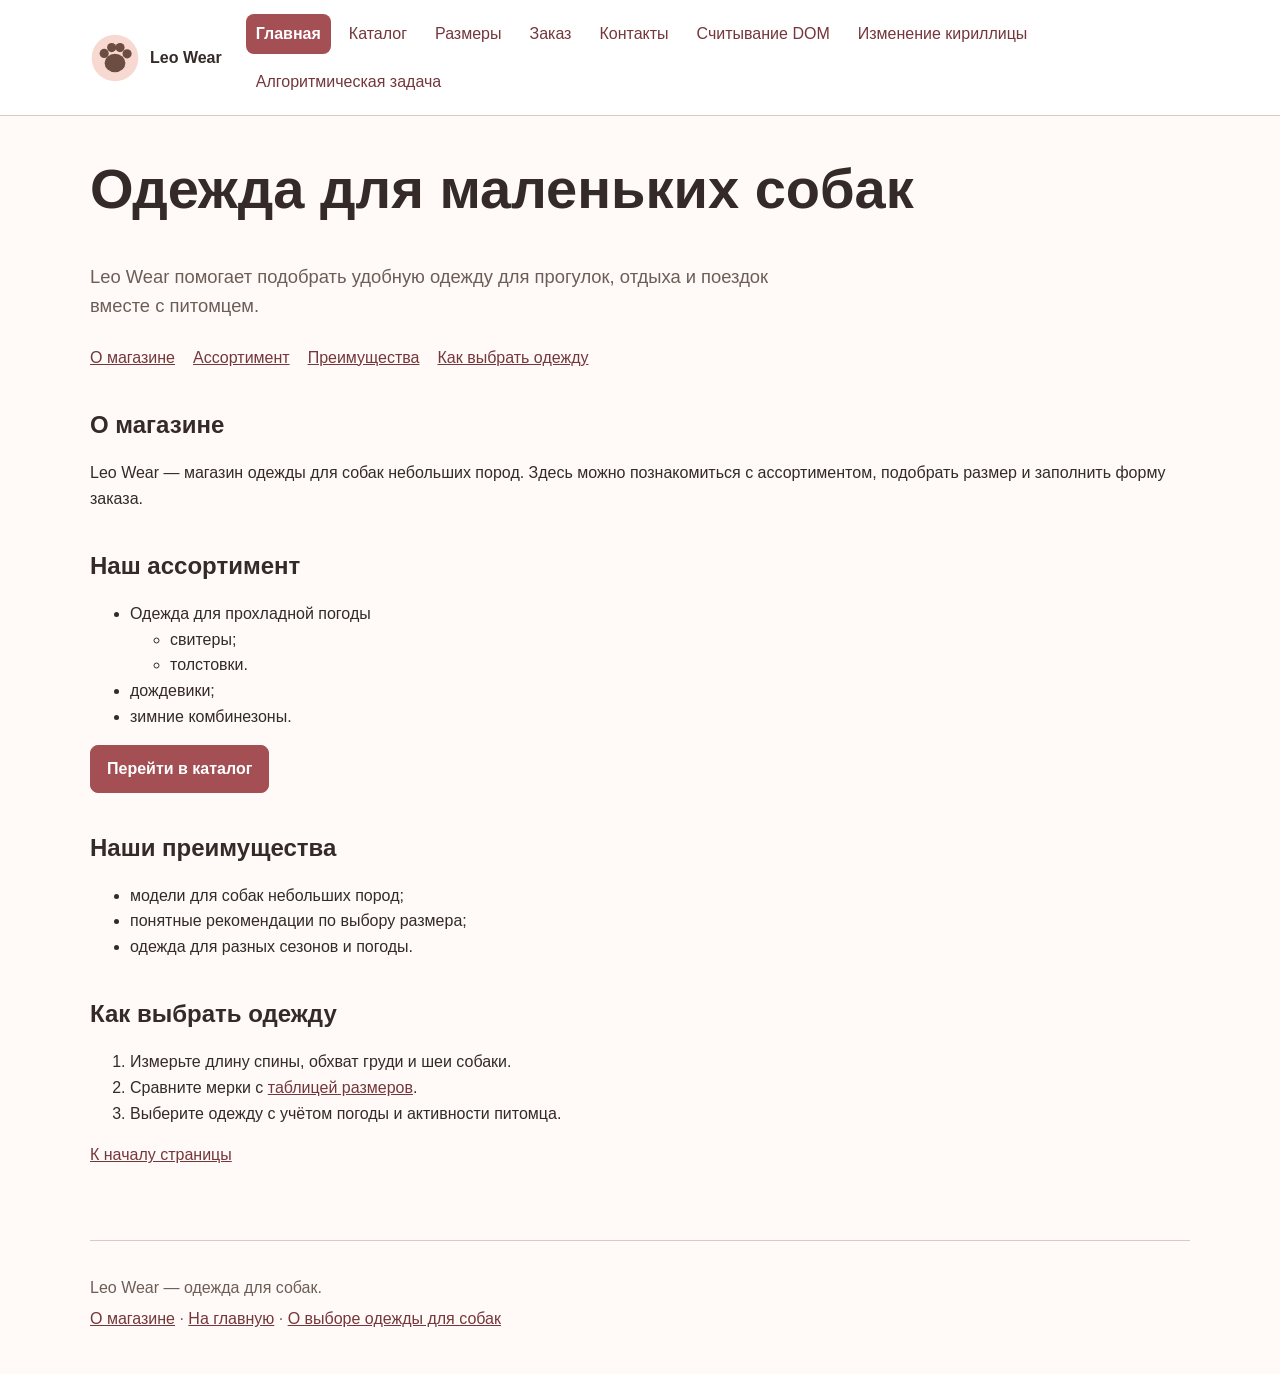
<file: index.html>
<!DOCTYPE html>
<html lang="ru">
<head>
    <meta charset="UTF-8">
    <meta name="viewport" content="width=device-width, initial-scale=1.0">
    <title>Leo Wear — одежда для собак</title>
    <link rel="stylesheet" href="style.css">
    <link rel="icon" href="images/logo.svg" type="image/svg+xml">
</head>
<body>
    <header class="site-header">
        <div class="header-inner">
            <a class="logo-link" href="index.html" aria-label="На главную Leo Wear">
                <img src="images/logo.svg" alt="Логотип Leo Wear">
                <span>Leo Wear</span>
            </a>
            <nav class="main-nav" aria-label="Основная навигация">
                <a href="index.html" aria-current="page">Главная</a>
                <a href="catalog.html">Каталог</a>
                <a href="sizes.html">Размеры</a>
                <a href="order.html">Заказ</a>
                <a href="contacts.html">Контакты</a>
                <a href="passport-dom.html">Считывание DOM</a>
                <a href="passport-latin.html">Изменение кириллицы</a>
                <a href="algorithm.html">Алгоритмическая задача</a>
            </nav>
        </div>
    </header>

    <main id="top">
        <h1>Одежда для маленьких собак</h1>
        <p class="lead">
            Leo Wear помогает подобрать удобную одежду для прогулок, отдыха и поездок
            вместе с питомцем.
        </p>

        <nav class="section-links" aria-label="Разделы главной страницы">
            <a href="#about">О магазине</a>
            <a href="#assortment">Ассортимент</a>
            <a href="#advantages">Преимущества</a>
            <a href="#choice">Как выбрать одежду</a>
        </nav>

        <section id="about">
            <h2>О магазине</h2>
            <p>
                Leo Wear — магазин одежды для собак небольших пород. Здесь можно
                познакомиться с ассортиментом, подобрать размер и заполнить форму заказа.
            </p>
        </section>

        <section id="assortment">
            <h2>Наш ассортимент</h2>
            <ul>
                <li>
                    Одежда для прохладной погоды
                    <ul>
                        <li>свитеры;</li>
                        <li>толстовки.</li>
                    </ul>
                </li>
                <li>дождевики;</li>
                <li>зимние комбинезоны.</li>
            </ul>
            <p><a class="button" href="catalog.html">Перейти в каталог</a></p>
        </section>

        <section id="advantages">
            <h2>Наши преимущества</h2>
            <ul>
                <li>модели для собак небольших пород;</li>
                <li>понятные рекомендации по выбору размера;</li>
                <li>одежда для разных сезонов и погоды.</li>
            </ul>
        </section>

        <section id="choice">
            <h2>Как выбрать одежду</h2>
            <ol>
                <li>Измерьте длину спины, обхват груди и шеи собаки.</li>
                <li>Сравните мерки с <a href="sizes.html#size-table">таблицей размеров</a>.</li>
                <li>Выберите одежду с учётом погоды и активности питомца.</li>
            </ol>
        </section>

        <p><a href="#top">К началу страницы</a></p>
    </main>

    <footer class="site-footer">
        <p>Leo Wear — одежда для собак.</p>
        <nav aria-label="Дополнительная навигация">
            <a href="index.html#about">О магазине</a> ·
            <a href="index.html">На главную</a> ·
            <a href="https://4lapy.ru/journal/info/garderob-dlya-sobaki/" target="_blank" rel="noopener">О выборе одежды для собак</a>
        </nav>
    </footer>
</body>
</html>
</file>
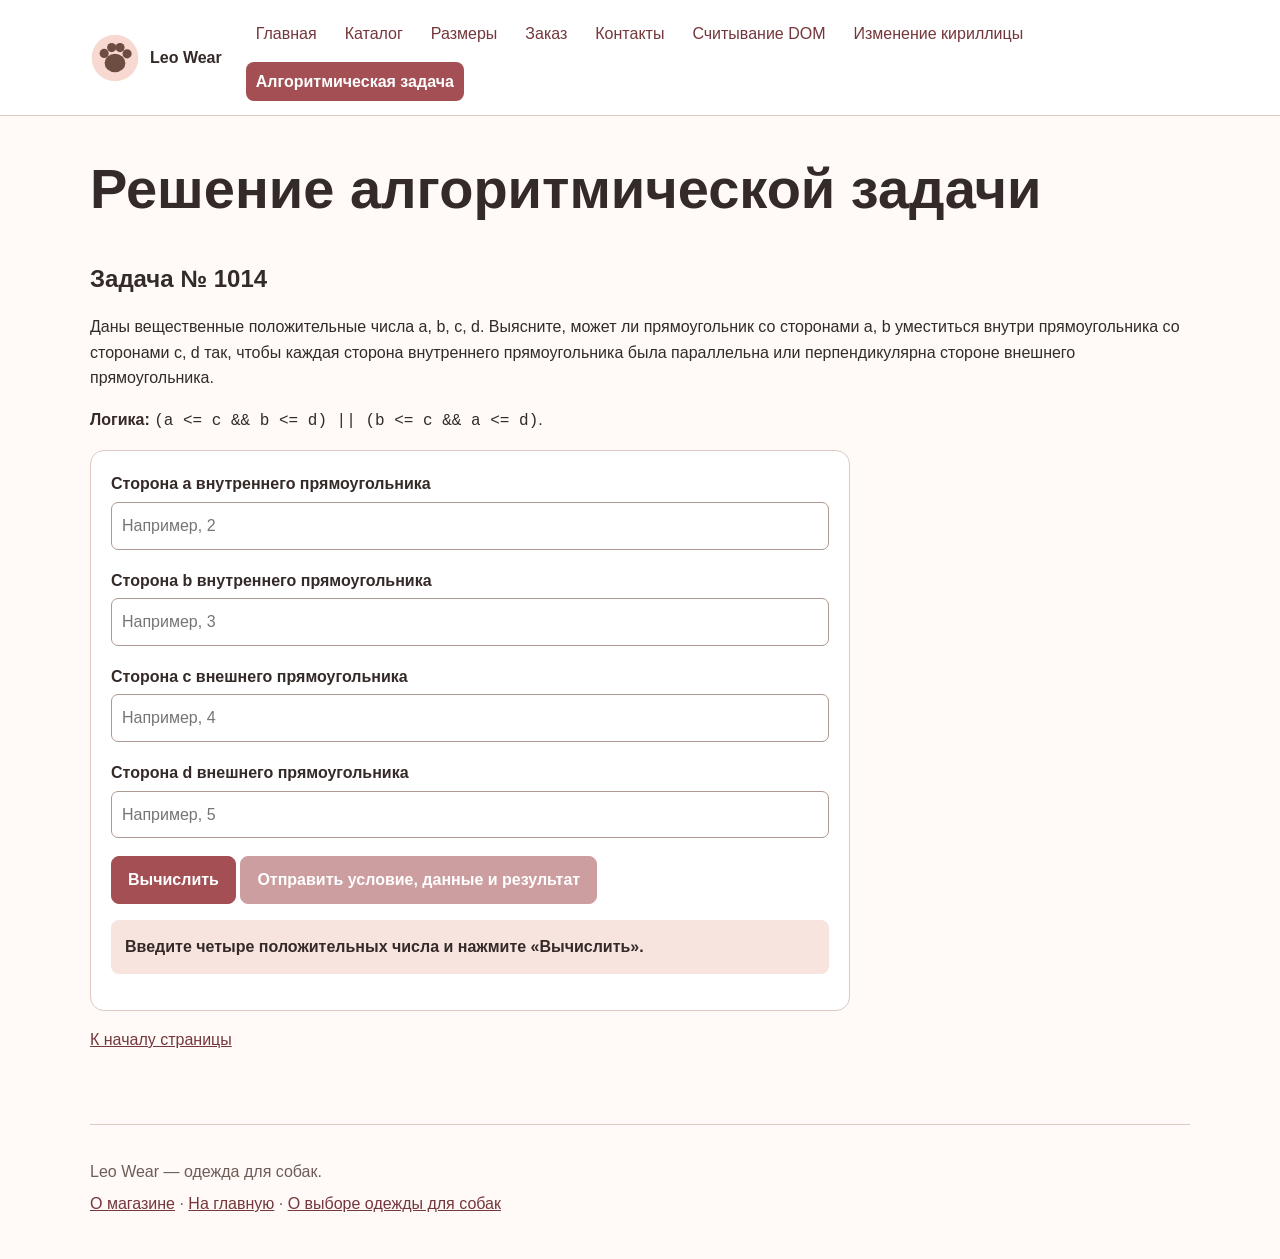
<file: algorithm.html>
<!DOCTYPE html>
<html lang="ru">
<head>
    <meta charset="UTF-8">
    <meta name="viewport" content="width=device-width, initial-scale=1.0">
    <title>Решение алгоритмической задачи</title>
    <link rel="stylesheet" href="style.css">
    <link rel="icon" href="images/logo.svg" type="image/svg+xml">
    <script src="script.js" defer></script>
</head>
<body>
    <header class="site-header">
        <div class="header-inner">
            <a class="logo-link" href="index.html" aria-label="На главную Leo Wear">
                <img src="images/logo.svg" alt="Логотип Leo Wear">
                <span>Leo Wear</span>
            </a>
            <nav class="main-nav" aria-label="Основная навигация">
                <a href="index.html">Главная</a>
                <a href="catalog.html">Каталог</a>
                <a href="sizes.html">Размеры</a>
                <a href="order.html">Заказ</a>
                <a href="contacts.html">Контакты</a>
                <a href="passport-dom.html">Считывание DOM</a>
                <a href="passport-latin.html">Изменение кириллицы</a>
                <a href="algorithm.html" aria-current="page">Алгоритмическая задача</a>
            </nav>
        </div>
    </header>

    <main id="top">
        <h1>Решение алгоритмической задачи</h1>

        <section id="condition">
            <h2>Задача № 1014</h2>
            <p>
                Даны вещественные положительные числа a, b, c, d. Выясните, может ли
                прямоугольник со сторонами a, b уместиться внутри прямоугольника со сторонами
                c, d так, чтобы каждая сторона внутреннего прямоугольника была параллельна
                или перпендикулярна стороне внешнего прямоугольника.
            </p>
            <p><strong>Логика:</strong> <code>(a &lt;= c &amp;&amp; b &lt;= d) || (b &lt;= c &amp;&amp; a &lt;= d)</code>.</p>
        </section>

        <form id="algorithm-form" class="form-card" action="https://www.google.com/search" method="get" target="_blank" rel="noopener">
            <input type="hidden" name="task_number" value="1014">
            <input type="hidden" name="task_condition" value="Даны вещественные положительные числа a, b, c, d. Выясните, может ли прямоугольник со сторонами a, b уместиться внутри прямоугольника со сторонами c, d так, чтобы каждая сторона внутреннего прямоугольника была параллельна или перпендикулярна стороне внешнего прямоугольника.">
            <input id="result-field" type="hidden" name="calculation_result" value="">

            <div class="form-row">
                <label for="a">Сторона a внутреннего прямоугольника</label>
                <input id="a" name="a" type="number" step="any" min="0" placeholder="Например, 2" required>
            </div>
            <div class="form-row">
                <label for="b">Сторона b внутреннего прямоугольника</label>
                <input id="b" name="b" type="number" step="any" min="0" placeholder="Например, 3" required>
            </div>
            <div class="form-row">
                <label for="c">Сторона c внешнего прямоугольника</label>
                <input id="c" name="c" type="number" step="any" min="0" placeholder="Например, 4" required>
            </div>
            <div class="form-row">
                <label for="d">Сторона d внешнего прямоугольника</label>
                <input id="d" name="d" type="number" step="any" min="0" placeholder="Например, 5" required>
            </div>

            <p>
                <button id="calculate-button" type="button">Вычислить</button>
                <input id="send-result" type="submit" value="Отправить условие, данные и результат" disabled>
            </p>
            <p id="algorithm-result" class="result" aria-live="polite">Введите четыре положительных числа и нажмите «Вычислить».</p>
        </form>

        
        <p><a href="#top">К началу страницы</a></p>
    </main>

    <footer class="site-footer">
        <p>Leo Wear — одежда для собак.</p>
        <nav aria-label="Дополнительная навигация">
            <a href="index.html#about">О магазине</a> ·
            <a href="index.html">На главную</a> ·
            <a href="https://4lapy.ru/journal/info/garderob-dlya-sobaki/" target="_blank" rel="noopener">О выборе одежды для собак</a>
        </nav>
    </footer>
</body>
</html>
</file>
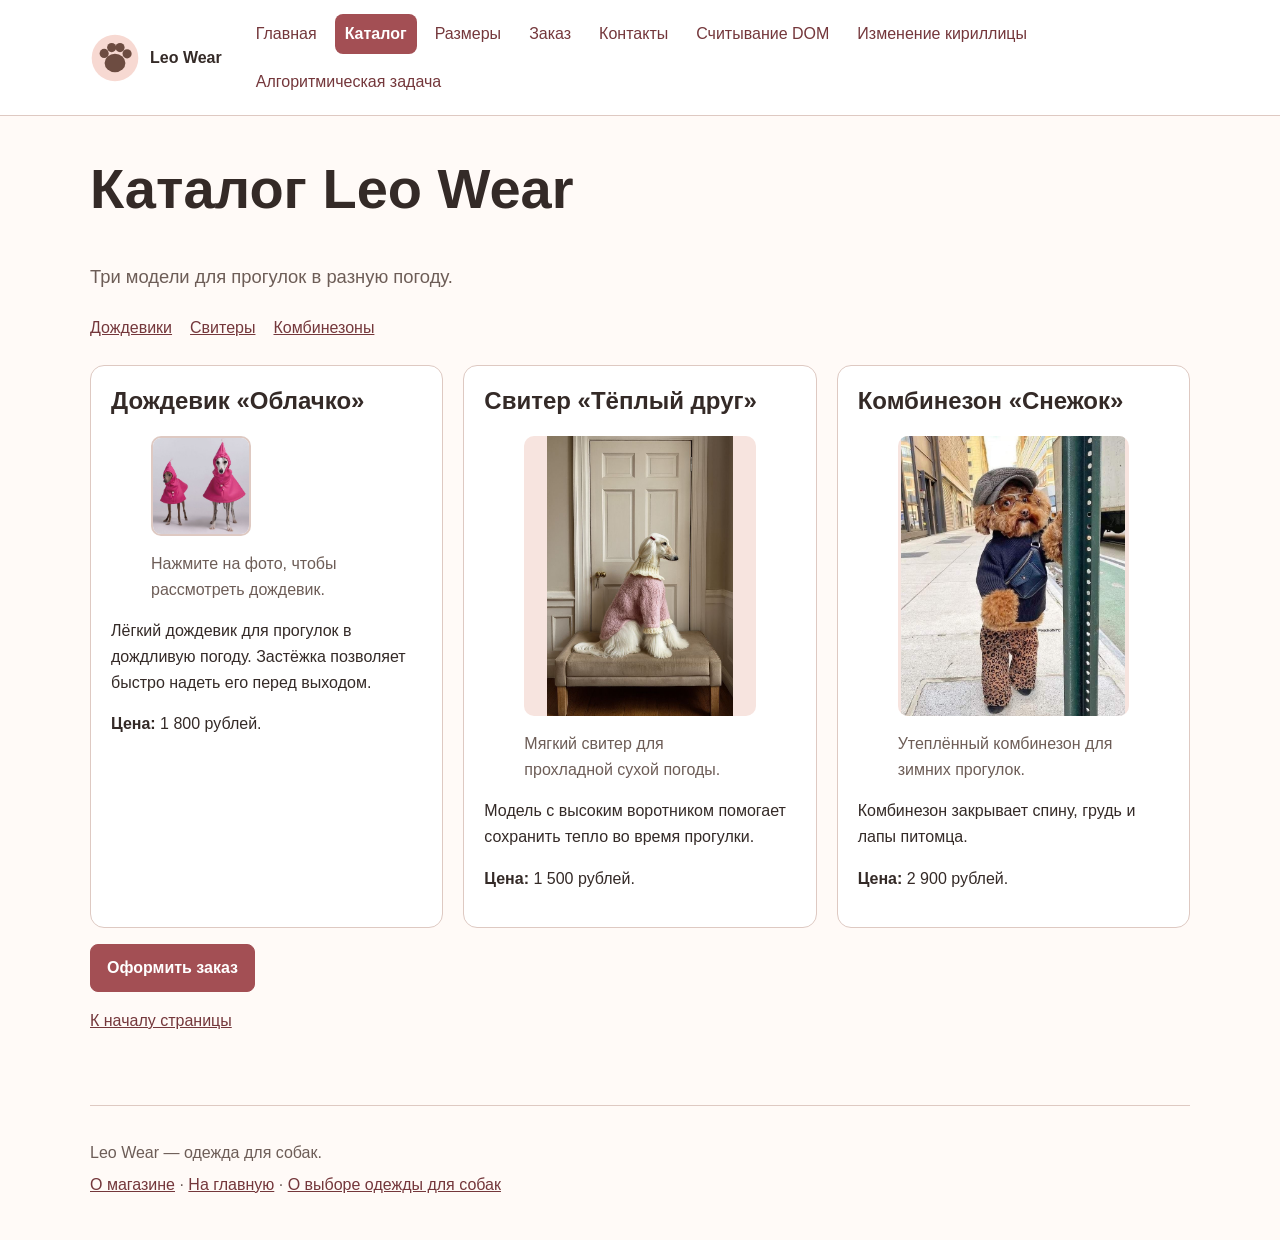
<file: catalog.html>
<!DOCTYPE html>
<html lang="ru">
<head>
    <meta charset="UTF-8">
    <meta name="viewport" content="width=device-width, initial-scale=1.0">
    <title>Каталог — Leo Wear</title>
    <link rel="stylesheet" href="style.css">
    <link rel="icon" href="images/logo.svg" type="image/svg+xml">
</head>
<body>
    <header class="site-header">
        <div class="header-inner">
            <a class="logo-link" href="index.html" aria-label="На главную Leo Wear">
                <img src="images/logo.svg" alt="Логотип Leo Wear">
                <span>Leo Wear</span>
            </a>
            <nav class="main-nav" aria-label="Основная навигация">
                <a href="index.html">Главная</a>
                <a href="catalog.html" aria-current="page">Каталог</a>
                <a href="sizes.html">Размеры</a>
                <a href="order.html">Заказ</a>
                <a href="contacts.html">Контакты</a>
                <a href="passport-dom.html">Считывание DOM</a>
                <a href="passport-latin.html">Изменение кириллицы</a>
                <a href="algorithm.html">Алгоритмическая задача</a>
            </nav>
        </div>
    </header>

    <main id="top">
        <h1>Каталог Leo Wear</h1>
        <p class="lead">Три модели для прогулок в разную погоду.</p>

        <nav class="section-links" aria-label="Категории каталога">
            <a href="#raincoats">Дождевики</a>
            <a href="#sweaters">Свитеры</a>
            <a href="#overalls">Комбинезоны</a>
        </nav>

        <div class="cards">
            <article class="card" id="raincoats">
                <h2>Дождевик «Облачко»</h2>
                <figure>
                    <a href="raincoat-photo.html" target="_blank" rel="noopener">
                        <img class="thumbnail" src="images/raincoat.jpg" alt="Дождевик «Облачко» — открыть большое фото">
                    </a>
                    <figcaption>Нажмите на фото, чтобы рассмотреть дождевик.</figcaption>
                </figure>
                <p>Лёгкий дождевик для прогулок в дождливую погоду. Застёжка позволяет быстро надеть его перед выходом.</p>
                <p><strong>Цена:</strong> 1 800 рублей.</p>
            </article>

            <article class="card" id="sweaters">
                <h2>Свитер «Тёплый друг»</h2>
                <figure>
                    <img class="product-image" src="images/sweater.jpg" alt="Собака в свитере «Тёплый друг»">
                    <figcaption>Мягкий свитер для прохладной сухой погоды.</figcaption>
                </figure>
                <p>Модель с высоким воротником помогает сохранить тепло во время прогулки.</p>
                <p><strong>Цена:</strong> 1 500 рублей.</p>
            </article>

            <article class="card" id="overalls">
                <h2>Комбинезон «Снежок»</h2>
                <figure>
                    <img class="product-image" src="images/overall.jpg" alt="Собака в зимнем комбинезоне «Снежок»">
                    <figcaption>Утеплённый комбинезон для зимних прогулок.</figcaption>
                </figure>
                <p>Комбинезон закрывает спину, грудь и лапы питомца.</p>
                <p><strong>Цена:</strong> 2 900 рублей.</p>
            </article>
        </div>

        <p><a class="button" href="order.html">Оформить заказ</a></p>
        <p><a href="#top">К началу страницы</a></p>
    </main>

    <footer class="site-footer">
        <p>Leo Wear — одежда для собак.</p>
        <nav aria-label="Дополнительная навигация">
            <a href="index.html#about">О магазине</a> ·
            <a href="index.html">На главную</a> ·
            <a href="https://4lapy.ru/journal/info/garderob-dlya-sobaki/" target="_blank" rel="noopener">О выборе одежды для собак</a>
        </nav>
    </footer>
</body>
</html>
</file>
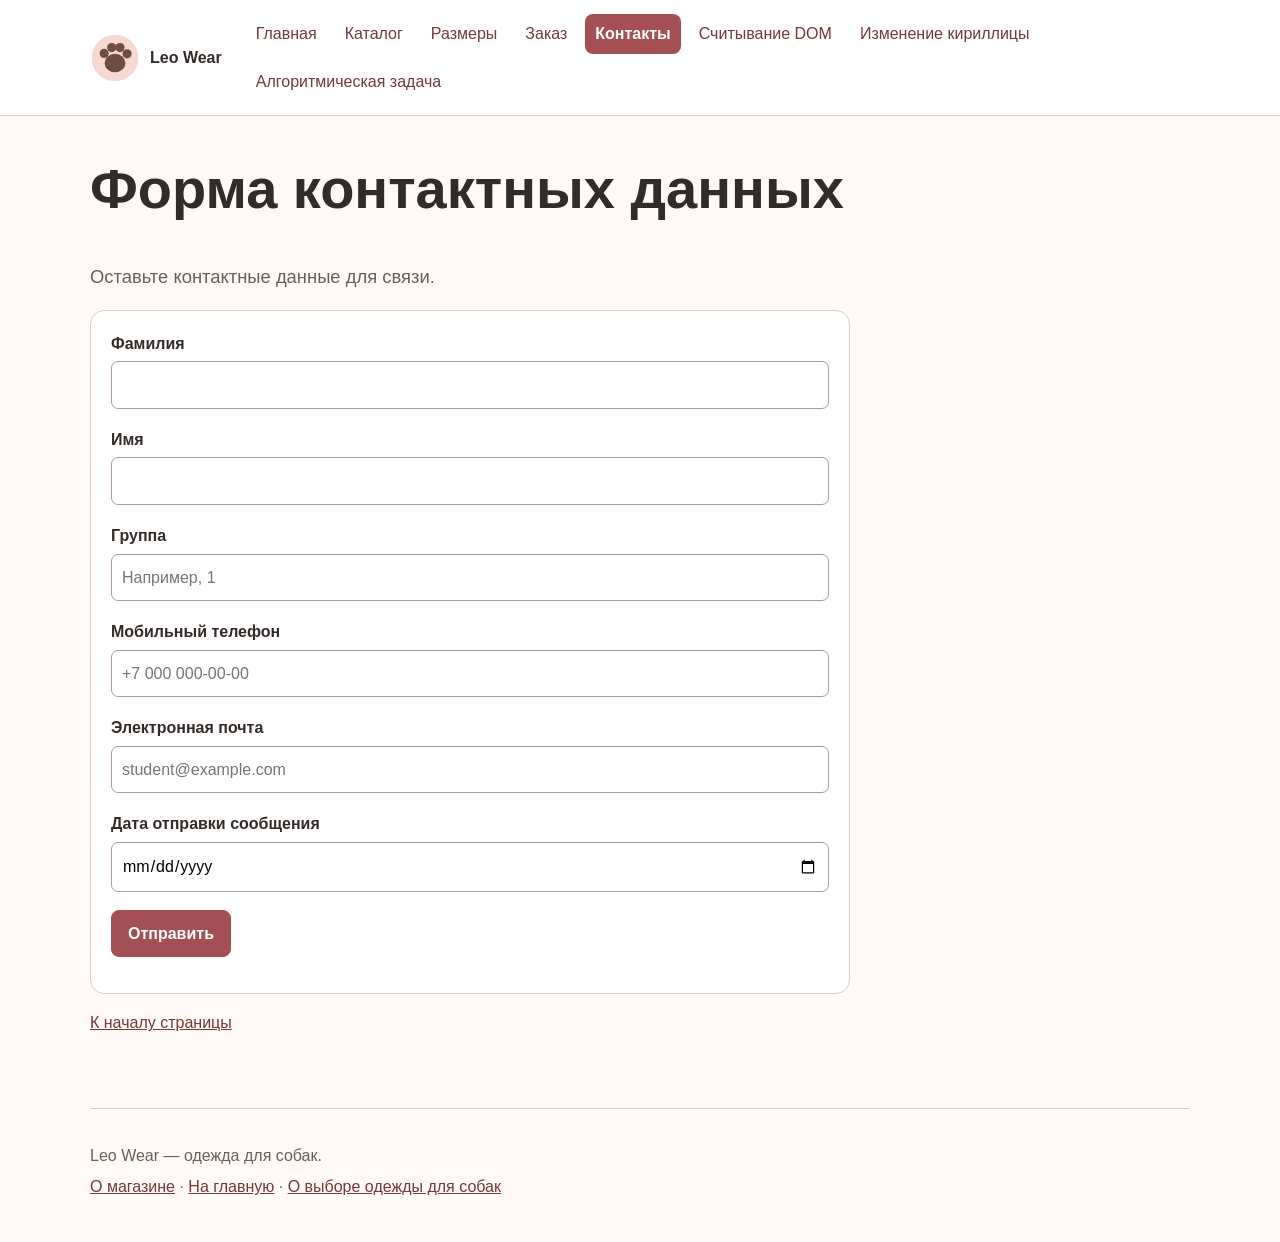
<file: contacts.html>
<!DOCTYPE html>
<html lang="ru">
<head>
    <meta charset="UTF-8">
    <meta name="viewport" content="width=device-width, initial-scale=1.0">
    <title>Контактные данные — Leo Wear</title>
    <link rel="stylesheet" href="style.css">
    <link rel="icon" href="images/logo.svg" type="image/svg+xml">
</head>
<body>
    <header class="site-header">
        <div class="header-inner">
            <a class="logo-link" href="index.html" aria-label="На главную Leo Wear">
                <img src="images/logo.svg" alt="Логотип Leo Wear">
                <span>Leo Wear</span>
            </a>
            <nav class="main-nav" aria-label="Основная навигация">
                <a href="index.html">Главная</a>
                <a href="catalog.html">Каталог</a>
                <a href="sizes.html">Размеры</a>
                <a href="order.html">Заказ</a>
                <a href="contacts.html" aria-current="page">Контакты</a>
                <a href="passport-dom.html">Считывание DOM</a>
                <a href="passport-latin.html">Изменение кириллицы</a>
                <a href="algorithm.html">Алгоритмическая задача</a>
            </nav>
        </div>
    </header>

    <main id="top">
        <h1>Форма контактных данных</h1>
        <p class="lead">Оставьте контактные данные для связи.</p>

        <form class="form-card"
            action="https://www.google.com/search"
            method="get"
            target="_blank"
            rel="noopener">
            <input type="hidden" name="q" value="Контактные данные Leo Wear">
            <div class="form-row">
                <label for="last-name">Фамилия</label>
                <input id="last-name" name="last_name" type="text" autocomplete="family-name" required>
            </div>

            <div class="form-row">
                <label for="first-name">Имя</label>
                <input id="first-name" name="first_name" type="text" autocomplete="given-name" required>
            </div>

            <div class="form-row">
                <label for="group">Группа</label>
                <input id="group" name="student_group" type="text" placeholder="Например, 1" required>
            </div>

            <div class="form-row">
                <label for="mobile">Мобильный телефон</label>
                <input id="mobile" name="mobile_phone" type="tel" pattern="\+?[0-9\(\)\- ]{7,20}" placeholder="+7 000 000-00-00" autocomplete="tel" required>
            </div>

            <div class="form-row">
                <label for="email">Электронная почта</label>
                <input id="email" name="email" type="email" placeholder="student@example.com" autocomplete="email" required>
            </div>

            <div class="form-row">
                <label for="message-date">Дата отправки сообщения</label>
                <input id="message-date" name="message_date" type="date" required>
            </div>

            <p><input type="submit" value="Отправить"></p>
        </form>

        <p><a href="#top">К началу страницы</a></p>
    </main>

    <footer class="site-footer">
        <p>Leo Wear — одежда для собак.</p>
        <nav aria-label="Дополнительная навигация">
            <a href="index.html#about">О магазине</a> ·
            <a href="index.html">На главную</a> ·
            <a href="https://4lapy.ru/journal/info/garderob-dlya-sobaki/" target="_blank" rel="noopener">О выборе одежды для собак</a>
        </nav>
    </footer>
</body>
</html>
</file>
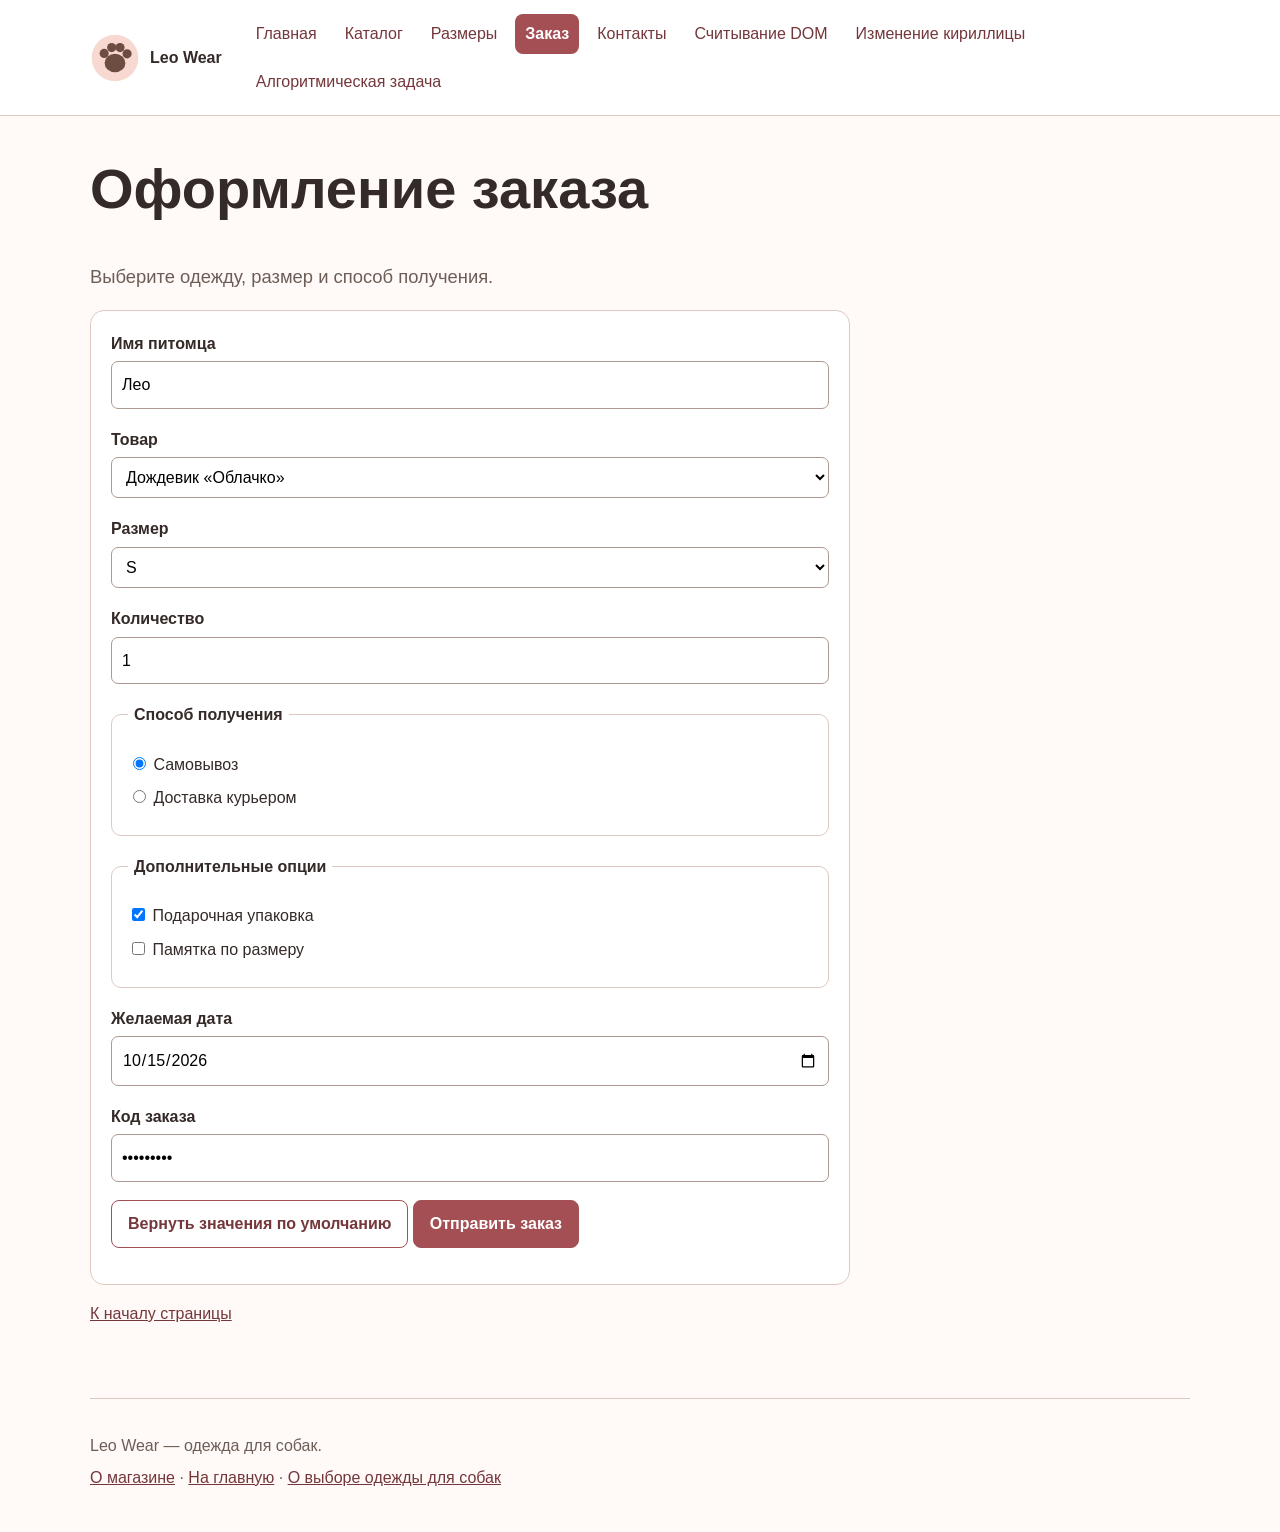
<file: order.html>
<!DOCTYPE html>
<html lang="ru">
<head>
    <meta charset="UTF-8">
    <meta name="viewport" content="width=device-width, initial-scale=1.0">
    <title>Заказ — Leo Wear</title>
    <link rel="stylesheet" href="style.css">
    <link rel="icon" href="images/logo.svg" type="image/svg+xml">
</head>
<body>
    <header class="site-header">
        <div class="header-inner">
            <a class="logo-link" href="index.html" aria-label="На главную Leo Wear">
                <img src="images/logo.svg" alt="Логотип Leo Wear">
                <span>Leo Wear</span>
            </a>
            <nav class="main-nav" aria-label="Основная навигация">
                <a href="index.html">Главная</a>
                <a href="catalog.html">Каталог</a>
                <a href="sizes.html">Размеры</a>
                <a href="order.html" aria-current="page">Заказ</a>
                <a href="contacts.html">Контакты</a>
                <a href="passport-dom.html">Считывание DOM</a>
                <a href="passport-latin.html">Изменение кириллицы</a>
                <a href="algorithm.html">Алгоритмическая задача</a>
            </nav>
        </div>
    </header>

    <main id="top">
        <h1>Оформление заказа</h1>
        <p class="lead">Выберите одежду, размер и способ получения.</p>

        <form class="form-card"
            action="https://www.google.com/search"
            method="get"
            target="_blank"
            rel="noopener">
            <input type="hidden" name="q" value="Заказ Leo Wear">

            <div class="form-row">
                <label for="pet-name">Имя питомца</label>
                <input id="pet-name" name="pet_name" type="text" value="Лео" required>
            </div>

            <div class="form-row">
                <label for="product">Товар</label>
                <select id="product" name="product" required>
                    <option value="raincoat-cloud" selected>Дождевик «Облачко»</option>
                    <option value="sweater-friend">Свитер «Тёплый друг»</option>
                    <option value="overall-snowball">Комбинезон «Снежок»</option>
                </select>
            </div>

            <div class="form-row">
                <label for="size">Размер</label>
                <select id="size" name="size" required>
                    <option value="XS">XS</option>
                    <option value="S" selected>S</option>
                    <option value="M">M</option>
                </select>
            </div>

            <div class="form-row">
                <label for="quantity">Количество</label>
                <input id="quantity" name="quantity" type="number" value="1" min="1" max="10" required>
            </div>

            <fieldset>
                <legend>Способ получения</legend>
                <label class="choice" for="pickup">
                    <input id="pickup" name="delivery" type="radio" value="pickup" checked>
                    Самовывоз
                </label>
                <label class="choice" for="courier">
                    <input id="courier" name="delivery" type="radio" value="courier">
                    Доставка курьером
                </label>
            </fieldset>

            <fieldset>
                <legend>Дополнительные опции</legend>
                <label class="choice" for="gift-wrap">
                    <input id="gift-wrap" name="options" type="checkbox" value="gift-wrap" checked>
                    Подарочная упаковка
                </label>
                <label class="choice" for="size-note">
                    <input id="size-note" name="options" type="checkbox" value="size-note">
                    Памятка по размеру
                </label>
            </fieldset>

            <div class="form-row">
                <label for="order-date">Желаемая дата</label>
                <input id="order-date" name="desired_date" type="date" value="2026-10-15" min="2026-10-01" required>
            </div>

            <div class="form-row">
                <label for="order-code">Код заказа</label>
                <input id="order-code" name="order_code" type="password" value="demo-1014" minlength="4" required>
            </div>

            <p>
                <input type="reset" value="Вернуть значения по умолчанию">
                <input type="submit" value="Отправить заказ">
            </p>
        </form>

        <p><a href="#top">К началу страницы</a></p>
    </main>

    <footer class="site-footer">
        <p>Leo Wear — одежда для собак.</p>
        <nav aria-label="Дополнительная навигация">
            <a href="index.html#about">О магазине</a> ·
            <a href="index.html">На главную</a> ·
            <a href="https://4lapy.ru/journal/info/garderob-dlya-sobaki/" target="_blank" rel="noopener">О выборе одежды для собак</a>
        </nav>
    </footer>
</body>
</html>
</file>
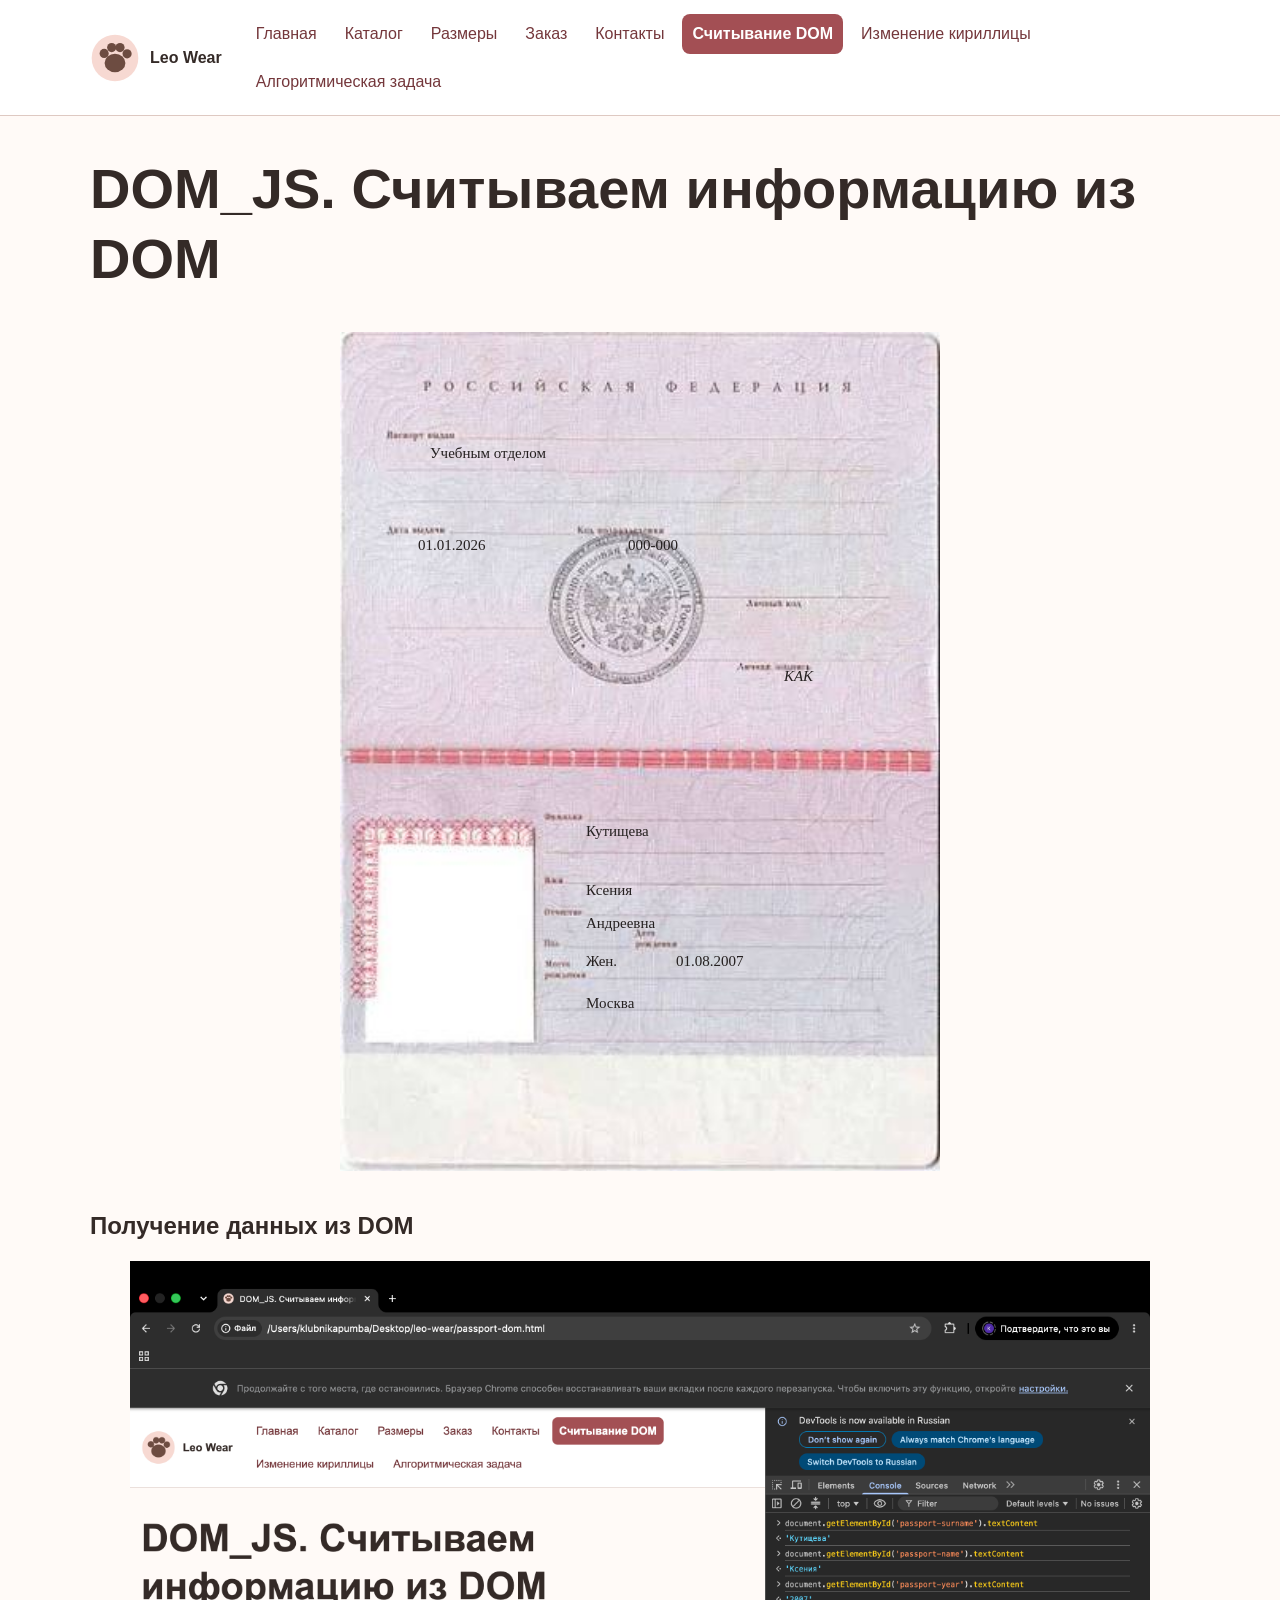
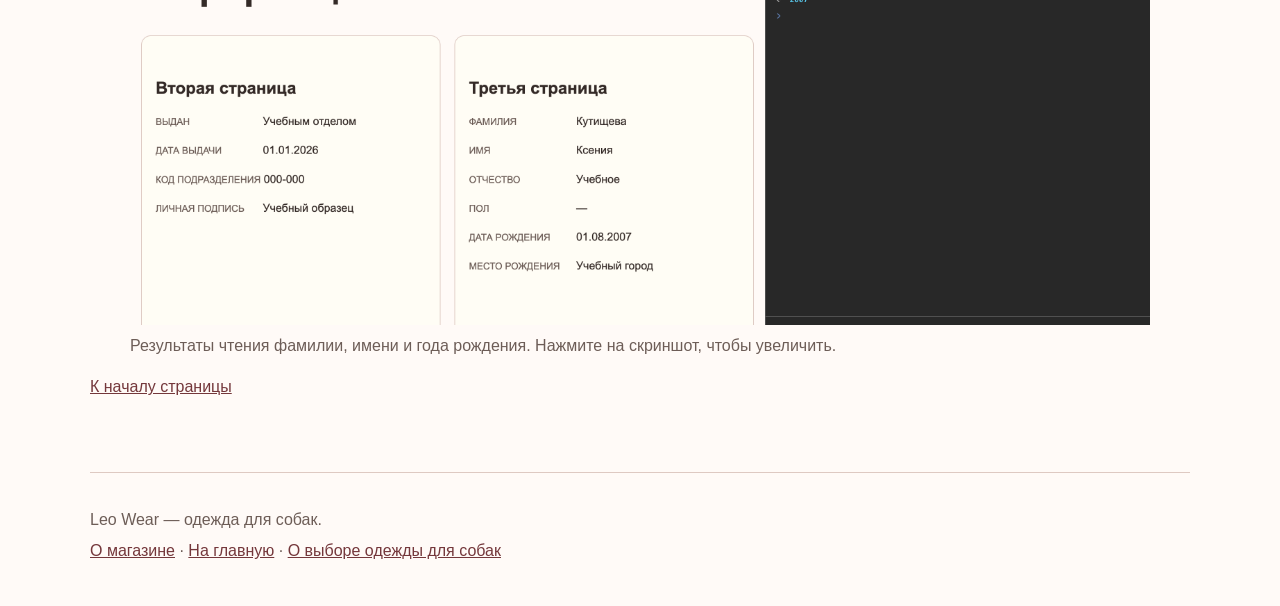
<file: passport-dom.html>
<!DOCTYPE html>
<html lang="ru">
<head>
    <meta charset="UTF-8">
    <meta name="viewport" content="width=device-width, initial-scale=1.0">
    <title>DOM_JS. Считываем информацию из DOM</title>
    <link rel="stylesheet" href="style.css?v=3">
    <link rel="icon" href="images/logo.svg" type="image/svg+xml">
</head>
<body>
    <header class="site-header">
        <div class="header-inner">
            <a class="logo-link" href="index.html" aria-label="На главную Leo Wear">
                <img src="images/logo.svg" alt="Логотип Leo Wear">
                <span>Leo Wear</span>
            </a>
            <nav class="main-nav" aria-label="Основная навигация">
                <a href="index.html">Главная</a>
                <a href="catalog.html">Каталог</a>
                <a href="sizes.html">Размеры</a>
                <a href="order.html">Заказ</a>
                <a href="contacts.html">Контакты</a>
                <a href="passport-dom.html" aria-current="page">Считывание DOM</a>
                <a href="passport-latin.html">Изменение кириллицы</a>
                <a href="algorithm.html">Алгоритмическая задача</a>
            </nav>
        </div>
    </header>

    <main id="top">
        <h1>DOM_JS. Считываем информацию из DOM</h1>

        <div class="passport-spread" role="group" aria-label="Вторая и третья страницы паспорта">
            <p class="passport-data passport-issuer">Учебным отделом</p>
            <p class="passport-data passport-issue-date">01.01.2026</p>
            <p class="passport-data passport-department">000-000</p>
            <p class="passport-data passport-signature">КАК</p>

            <p class="passport-data passport-surname">
                <span id="passport-surname">Кутищева</span>
            </p>
            <p class="passport-data passport-name">
                <span id="passport-name">Ксения</span>
            </p>
            <p class="passport-data passport-patronymic">Андреевна</p>
            <p class="passport-data passport-gender">Жен.</p>
            <p class="passport-data passport-birth">
                01.08.<span id="passport-year">2007</span>
            </p>
            <p class="passport-data passport-place">Москва</p>
        </div>

        <section id="dom-screenshot">
            <h2>Получение данных из DOM</h2>
            <figure>
                <a href="images/dom-console.png" target="_blank" rel="noopener">
                    <img
                        src="images/dom-console.png"
                        alt="Консоль браузера: получение фамилии, имени и года рождения из DOM"
                        style="display: block; width: 100%; height: auto;"
                    >
                </a>
                <figcaption>
                    Результаты чтения фамилии, имени и года рождения.
                    Нажмите на скриншот, чтобы увеличить.
                </figcaption>
            </figure>
        </section>

        <p><a href="#top">К началу страницы</a></p>
    </main>

    <footer class="site-footer">
        <p>Leo Wear — одежда для собак.</p>
        <nav aria-label="Дополнительная навигация">
            <a href="index.html#about">О магазине</a> ·
            <a href="index.html">На главную</a> ·
            <a href="https://4lapy.ru/journal/info/garderob-dlya-sobaki/" target="_blank" rel="noopener">О выборе одежды для собак</a>
        </nav>
    </footer>
</body>
</html>
</file>
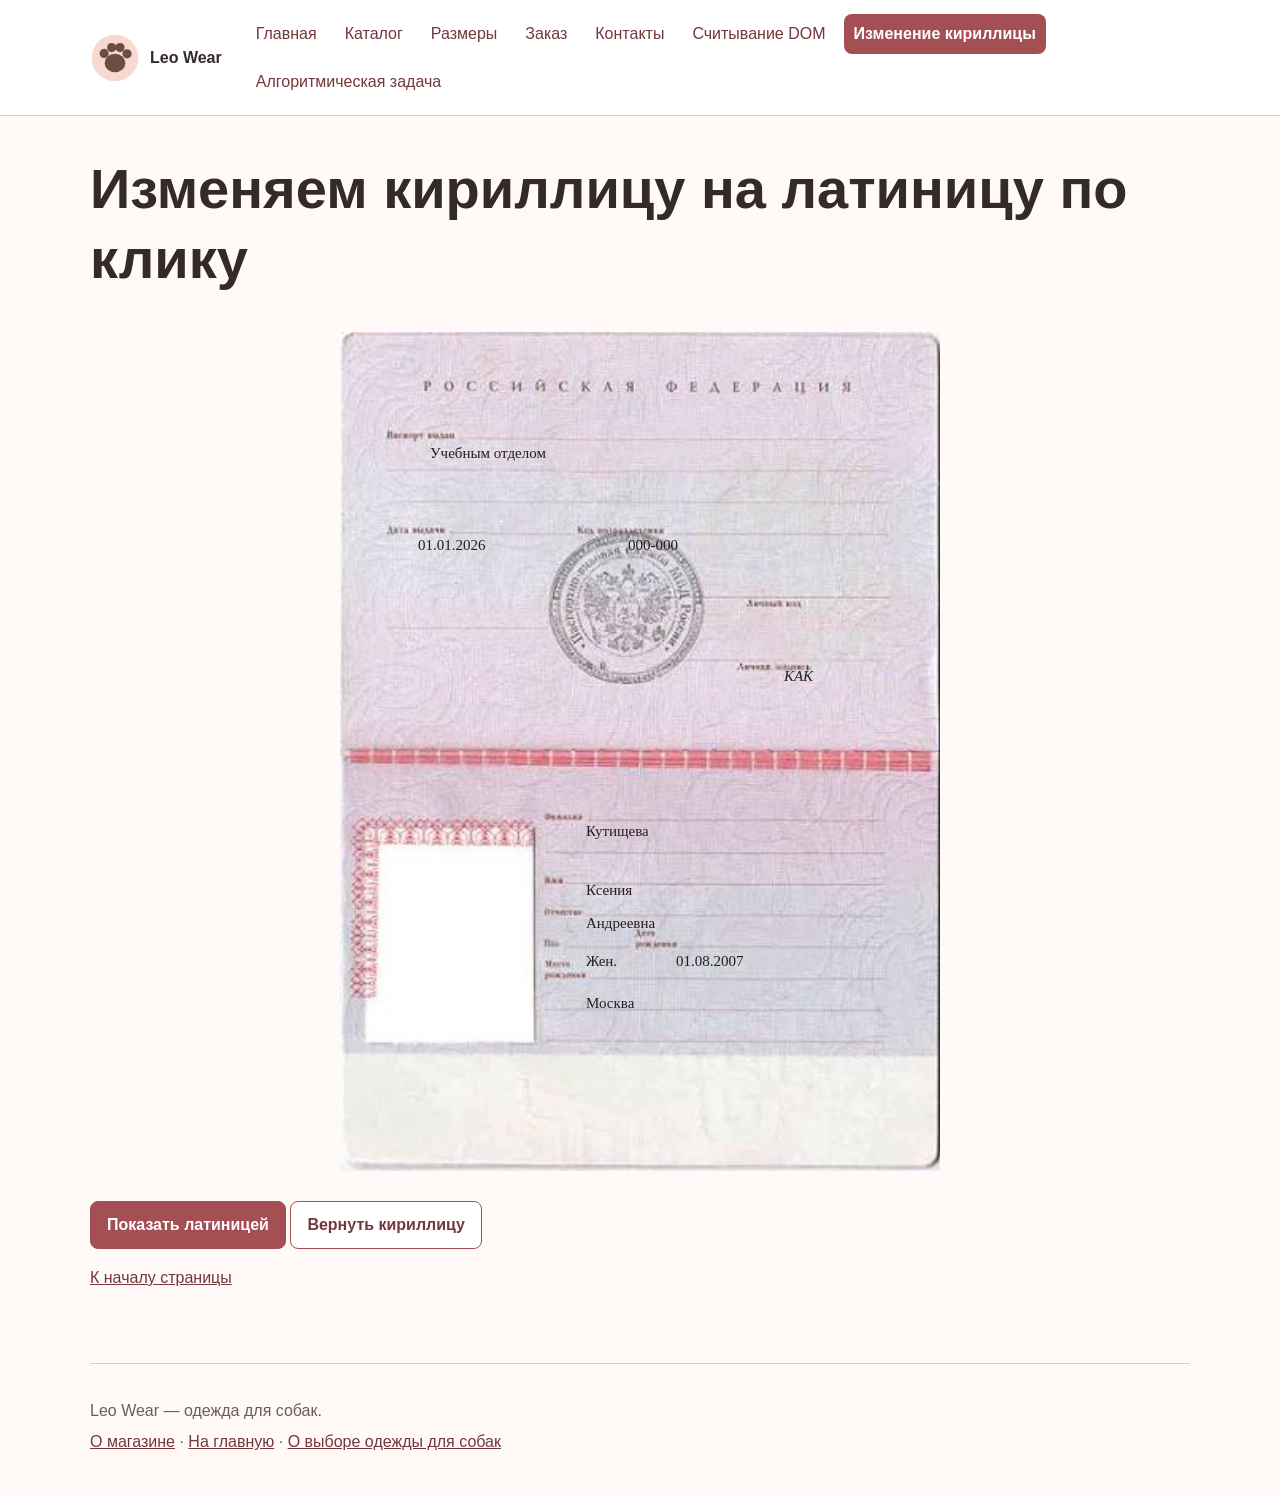
<file: passport-latin.html>
<!DOCTYPE html>
<html lang="ru">
<head>
    <meta charset="UTF-8">
    <meta name="viewport" content="width=device-width, initial-scale=1.0">
    <title>Изменяем кириллицу на латиницу по клику</title>
    <link rel="stylesheet" href="style.css?v=3">
    <link rel="icon" href="images/logo.svg" type="image/svg+xml">
    <script src="script.js" defer></script>
</head>
<body>
    <header class="site-header">
        <div class="header-inner">
            <a class="logo-link" href="index.html" aria-label="На главную Leo Wear">
                <img src="images/logo.svg" alt="Логотип Leo Wear">
                <span>Leo Wear</span>
            </a>
            <nav class="main-nav" aria-label="Основная навигация">
                <a href="index.html">Главная</a>
                <a href="catalog.html">Каталог</a>
                <a href="sizes.html">Размеры</a>
                <a href="order.html">Заказ</a>
                <a href="contacts.html">Контакты</a>
                <a href="passport-dom.html">Считывание DOM</a>
                <a href="passport-latin.html" aria-current="page">Изменение кириллицы</a>
                <a href="algorithm.html">Алгоритмическая задача</a>
            </nav>
        </div>
    </header>

    <main id="top">
        <h1>Изменяем кириллицу на латиницу по клику</h1>

        <div class="passport-spread" role="group" aria-label="Вторая и третья страницы паспорта">
            <p class="passport-data passport-issuer">Учебным отделом</p>
            <p class="passport-data passport-issue-date">01.01.2026</p>
            <p class="passport-data passport-department">000-000</p>
            <p class="passport-data passport-signature">КАК</p>

            <p class="passport-data passport-surname">
                <span id="passport-surname">Кутищева</span>
            </p>
            <p class="passport-data passport-name">
                <span id="passport-name">Ксения</span>
            </p>
            <p class="passport-data passport-patronymic">
                <span id="passport-patronymic">Андреевна</span>
            </p>
            <p class="passport-data passport-gender">Жен.</p>
            <p class="passport-data passport-birth">
                01.08.<span id="passport-year">2007</span>
            </p>
            <p class="passport-data passport-place">Москва</p>
        </div>

        <p>
            <button id="to-latin" type="button">Показать латиницей</button>
            <button id="to-russian" class="button-secondary" type="button">
                Вернуть кириллицу
            </button>
        </p>

        <p><a href="#top">К началу страницы</a></p>
    </main>

    <footer class="site-footer">
        <p>Leo Wear — одежда для собак.</p>
        <nav aria-label="Дополнительная навигация">
            <a href="index.html#about">О магазине</a> ·
            <a href="index.html">На главную</a> ·
            <a href="https://4lapy.ru/journal/info/garderob-dlya-sobaki/" target="_blank" rel="noopener">О выборе одежды для собак</a>
        </nav>
    </footer>
</body>
</html>
</file>
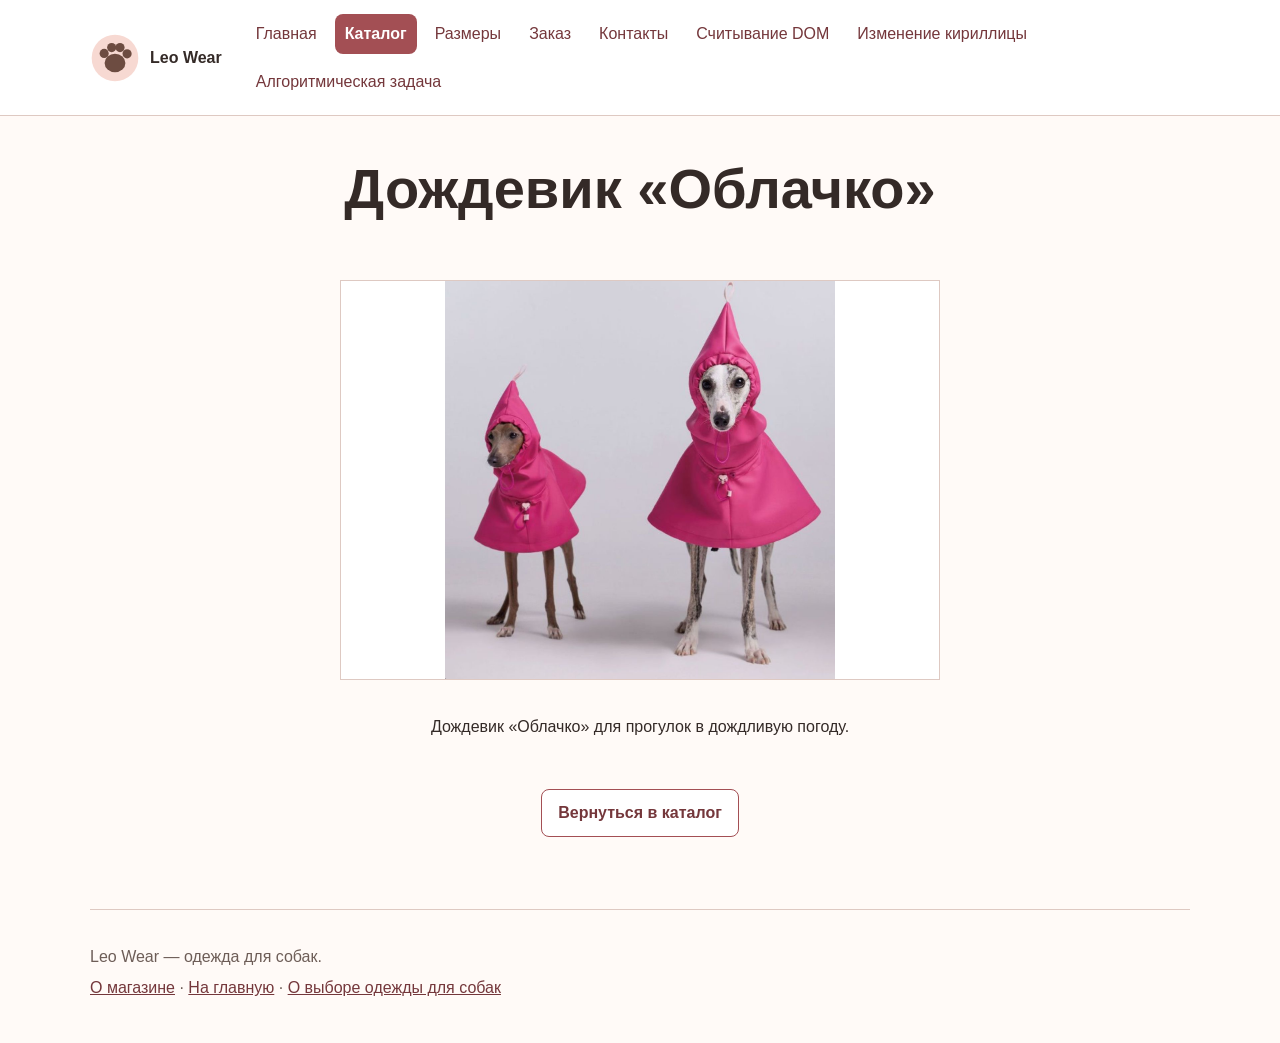
<file: raincoat-photo.html>
<!DOCTYPE html>
<html lang="ru">
<head>
    <meta charset="UTF-8">
    <meta name="viewport" content="width=device-width, initial-scale=1.0">
    <title>Дождевик «Облачко» — большое фото</title>
    <link rel="stylesheet" href="style.css">
    <link rel="icon" href="images/logo.svg" type="image/svg+xml">
</head>
<body>
    <header class="site-header">
        <div class="header-inner">
            <a class="logo-link" href="index.html" aria-label="На главную Leo Wear">
                <img src="images/logo.svg" alt="Логотип Leo Wear">
                <span>Leo Wear</span>
            </a>
            <nav class="main-nav" aria-label="Основная навигация">
                <a href="index.html">Главная</a>
                <a href="catalog.html" aria-current="page">Каталог</a>
                <a href="sizes.html">Размеры</a>
                <a href="order.html">Заказ</a>
                <a href="contacts.html">Контакты</a>
                <a href="passport-dom.html">Считывание DOM</a>
                <a href="passport-latin.html">Изменение кириллицы</a>
                <a href="algorithm.html">Алгоритмическая задача</a>
            </nav>
        </div>
    </header>

    <main class="photo-viewer" id="top">
        <h1>Дождевик «Облачко»</h1>
        <img class="large-photo" src="images/raincoat.jpg" alt="Собака в дождевике «Облачко»" width="600" height="400">
        <p>Дождевик «Облачко» для прогулок в дождливую погоду.</p>
        <p><a class="button button-secondary" href="catalog.html#raincoats">Вернуться в каталог</a></p>
    </main>

    <footer class="site-footer">
        <p>Leo Wear — одежда для собак.</p>
        <nav aria-label="Дополнительная навигация">
            <a href="index.html#about">О магазине</a> ·
            <a href="index.html">На главную</a> ·
            <a href="https://4lapy.ru/journal/info/garderob-dlya-sobaki/" target="_blank" rel="noopener">О выборе одежды для собак</a>
        </nav>
    </footer>
</body>
</html>
</file>
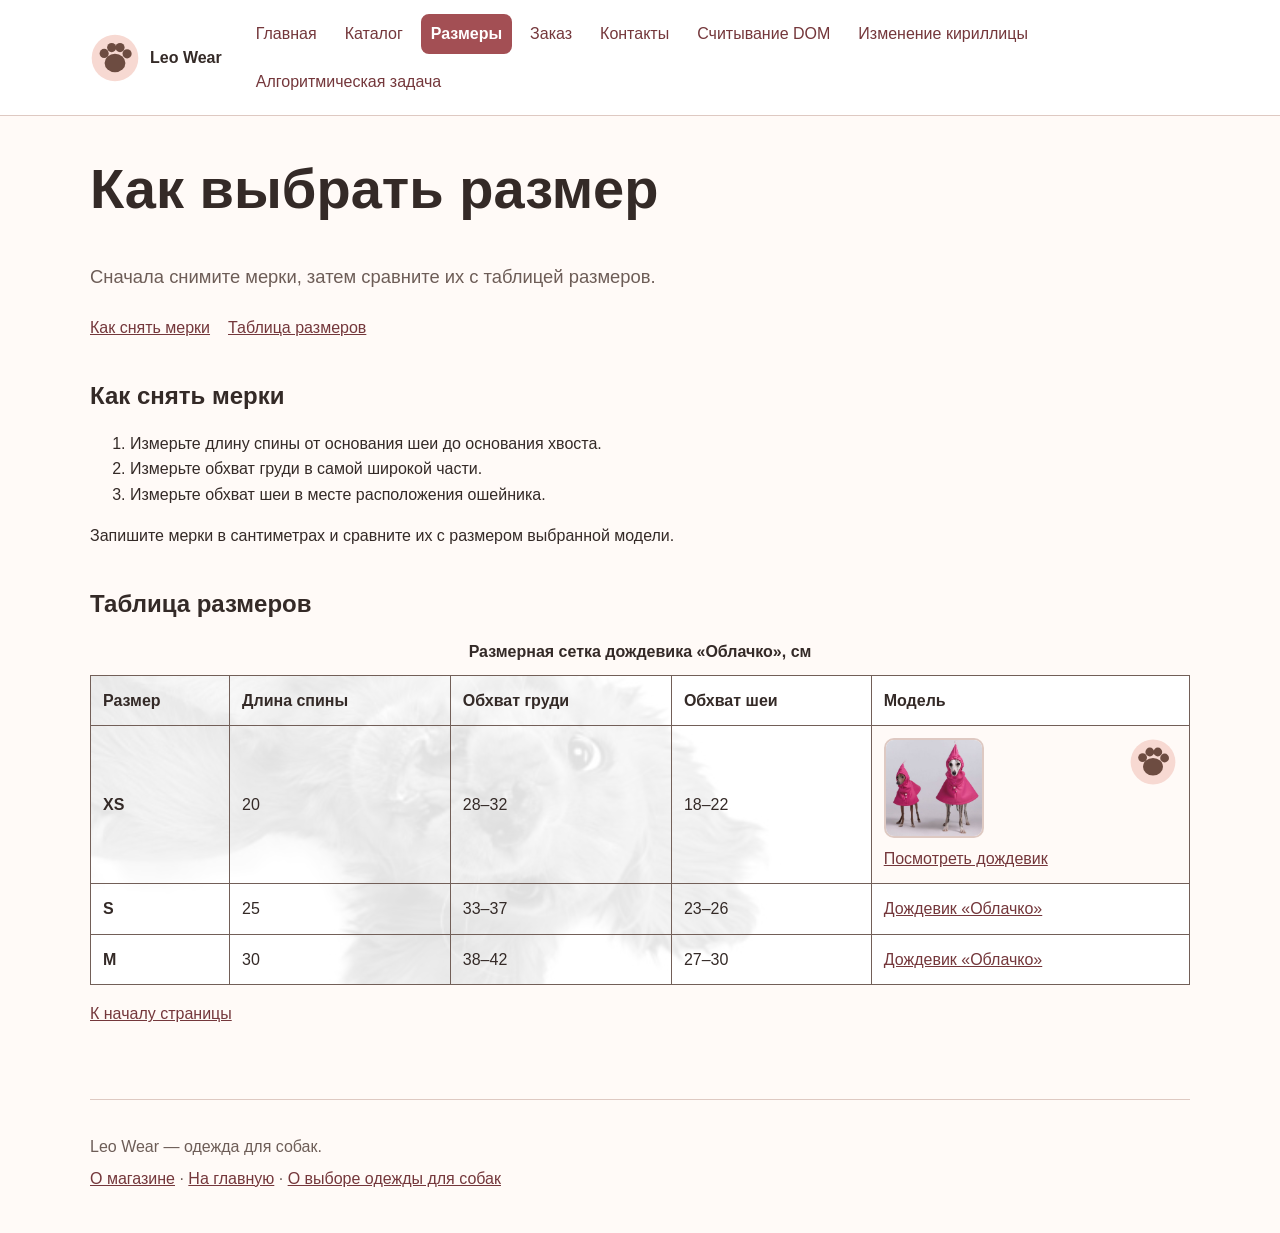
<file: sizes.html>
<!DOCTYPE html>
<html lang="ru">
<head>
    <meta charset="UTF-8">
    <meta name="viewport" content="width=device-width, initial-scale=1.0">
    <title>Размеры — Leo Wear</title>
    <link rel="stylesheet" href="style.css">
    <link rel="icon" href="images/logo.svg" type="image/svg+xml">
</head>
<body>
    <header class="site-header">
        <div class="header-inner">
            <a class="logo-link" href="index.html" aria-label="На главную Leo Wear">
                <img src="images/logo.svg" alt="Логотип Leo Wear">
                <span>Leo Wear</span>
            </a>
            <nav class="main-nav" aria-label="Основная навигация">
                <a href="index.html">Главная</a>
                <a href="catalog.html">Каталог</a>
                <a href="sizes.html" aria-current="page">Размеры</a>
                <a href="order.html">Заказ</a>
                <a href="contacts.html">Контакты</a>
                <a href="passport-dom.html">Считывание DOM</a>
                <a href="passport-latin.html">Изменение кириллицы</a>
                <a href="algorithm.html">Алгоритмическая задача</a>
            </nav>
        </div>
    </header>

    <main id="top">
        <h1>Как выбрать размер</h1>
        <p class="lead">Сначала снимите мерки, затем сравните их с таблицей размеров.</p>

        <nav class="section-links" aria-label="Разделы страницы размеров">
            <a href="#measurements">Как снять мерки</a>
            <a href="#size-table">Таблица размеров</a>
        </nav>

        <section id="measurements">
            <h2>Как снять мерки</h2>
            <ol>
                <li>Измерьте длину спины от основания шеи до основания хвоста.</li>
                <li>Измерьте обхват груди в самой широкой части.</li>
                <li>Измерьте обхват шеи в месте расположения ошейника.</li>
            </ol>
            <p>Запишите мерки в сантиметрах и сравните их с размером выбранной модели.</p>
        </section>

        <section id="size-table">
            <h2>Таблица размеров</h2>
            <div class="table-wrapper">
                <table>
                    <caption>Размерная сетка дождевика «Облачко», см</caption>
                    <thead>
                        <tr>
                            <th scope="col">Размер</th>
                            <th scope="col">Длина спины</th>
                            <th scope="col">Обхват груди</th>
                            <th scope="col">Обхват шеи</th>
                            <th scope="col">Модель</th>
                        </tr>
                    </thead>
                    <tbody>
                        <tr>
                            <th scope="row">XS</th>
                            <td>20</td>
                            <td>28–32</td>
                            <td>18–22</td>
                            <td class="model-cell">
                                <img class="thumbnail" src="images/raincoat.jpg" alt="Дождевик «Облачко»">
                                <br>
                                <a href="catalog.html#raincoats">Посмотреть дождевик</a>
                            </td>
                        </tr>
                        <tr>
                            <th scope="row">S</th>
                            <td>25</td>
                            <td>33–37</td>
                            <td>23–26</td>
                            <td><a href="catalog.html#raincoats">Дождевик «Облачко»</a></td>
                        </tr>
                        <tr>
                            <th scope="row">M</th>
                            <td>30</td>
                            <td>38–42</td>
                            <td>27–30</td>
                            <td><a href="catalog.html#raincoats">Дождевик «Облачко»</a></td>
                        </tr>
                    </tbody>
                </table>
            </div>
        </section>

        <p><a href="#top">К началу страницы</a></p>
    </main>

    <footer class="site-footer">
        <p>Leo Wear — одежда для собак.</p>
        <nav aria-label="Дополнительная навигация">
            <a href="index.html#about">О магазине</a> ·
            <a href="index.html">На главную</a> ·
            <a href="https://4lapy.ru/journal/info/garderob-dlya-sobaki/" target="_blank" rel="noopener">О выборе одежды для собак</a>
        </nav>
    </footer>
</body>
</html>
</file>
<file: style.css>
:root {
    --background: #fffaf7;
    --surface: #ffffff;
    --text: #342a27;
    --muted: #6d5d57;
    --accent: #a34f54;
    --accent-dark: #74373b;
    --soft: #f7e4df;
    --border: #dec9c2;
    --success: #28643b;
    --error: #a12626;
}

* {
    box-sizing: border-box;
}

html {
    scroll-behavior: smooth;
}

body {
    margin: 0;
    color: var(--text);
    background: var(--background);
    font-family: Arial, Helvetica, sans-serif;
    line-height: 1.6;
}

a {
    color: var(--accent-dark);
}

a:hover,
a:focus-visible {
    color: var(--accent);
}

img {
    max-width: 100%;
}

.site-header {
    background: var(--surface);
    border-bottom: 1px solid var(--border);
}

.header-inner,
main,
.site-footer {
    width: min(1100px, calc(100% - 32px));
    margin-inline: auto;
}

.header-inner {
    display: flex;
    align-items: center;
    gap: 24px;
    padding: 14px 0;
}

.logo-link {
    display: inline-flex;
    align-items: center;
    gap: 10px;
    flex: 0 0 auto;
    color: var(--text);
    font-weight: 700;
    text-decoration: none;
}

.logo-link img {
    width: 50px;
    height: 50px;
}

.main-nav {
    display: flex;
    flex-wrap: wrap;
    gap: 8px;
}

.main-nav a {
    padding: 7px 10px;
    border-radius: 8px;
    text-decoration: none;
}

.main-nav a[aria-current="page"] {
    color: #ffffff;
    background: var(--accent);
    font-weight: 700;
}

main {
    padding: 38px 0 56px;
}

h1,
h2,
h3 {
    line-height: 1.25;
}

h1 {
    font-size: clamp(2rem, 6vw, 3.5rem);
    margin-top: 0;
}

h2 {
    margin-top: 40px;
}

.lead {
    max-width: 720px;
    color: var(--muted);
    font-size: 1.15rem;
}

.card,
.form-card,
.passport {
    padding: 20px;
    border: 1px solid var(--border);
    border-radius: 14px;
    background: var(--surface);
}

.section-links {
    display: flex;
    flex-wrap: wrap;
    gap: 10px 18px;
    margin: 24px 0;
}

.cards {
    display: grid;
    grid-template-columns: repeat(3, minmax(0, 1fr));
    gap: 20px;
}

.card h2,
.card h3 {
    margin-top: 0;
}

.product-image {
    width: 100%;
    height: 280px;
    object-fit: contain;
    border-radius: 10px;
    background: var(--soft);
}

.thumbnail {
    width: 100px;
    height: 100px;
    object-fit: cover;
    border: 2px solid var(--border);
    border-radius: 10px;
}

figcaption {
    margin-top: 8px;
    color: var(--muted);
}

.button,
button,
input[type="submit"],
input[type="reset"] {
    display: inline-block;
    padding: 10px 16px;
    border: 1px solid var(--accent);
    border-radius: 8px;
    color: #ffffff;
    background: var(--accent);
    font: inherit;
    font-weight: 700;
    cursor: pointer;
    text-decoration: none;
}

button:hover,
input[type="submit"]:hover,
input[type="reset"]:hover,
.button:hover {
    color: #ffffff;
    background: var(--accent-dark);
}

button:disabled,
input[type="submit"]:disabled {
    cursor: not-allowed;
    opacity: 0.55;
}

.button-secondary,
input[type="reset"] {
    color: var(--accent-dark);
    background: #ffffff;
}

.form-card {
    max-width: 760px;
}

.form-row {
    margin-bottom: 18px;
}

.form-row > label {
    display: block;
    margin-bottom: 5px;
    font-weight: 700;
}

input:not([type="radio"]):not([type="checkbox"]):not([type="submit"]):not([type="reset"]),
select,
textarea {
    width: 100%;
    padding: 10px;
    border: 1px solid #ad9992;
    border-radius: 7px;
    background: #ffffff;
    font: inherit;
}

fieldset {
    margin: 18px 0;
    padding: 16px;
    border: 1px solid var(--border);
    border-radius: 10px;
}

legend {
    padding: 0 6px;
    font-weight: 700;
}

.choice {
    display: block;
    margin: 8px 0;
}

.table-wrapper {
    overflow-x: auto;
}

table {
    width: 100%;
    border-collapse: collapse;
    background-image: url("images/table-bg.jpg");
    background-position: center;
    background-size: cover;
}

caption {
    margin-bottom: 10px;
    font-weight: 700;
}

th,
td {
    padding: 12px;
    border: 1px solid #725f58;
    background-color: rgba(255, 255, 255, 0.88);
    text-align: left;
    vertical-align: middle;
}

td.model-cell {
    background-color: #fffaf7;
    background-image: url("images/logo.svg");
    background-repeat: no-repeat;
    background-position: right 12px top 12px;
    background-size: 48px 48px;
}

/* ПАСПОРТ */

.passport-spread {
    position: relative;
    width: 100%;
    max-width: 600px;
    aspect-ratio: 378 / 529;
    margin: 30px auto;

    background-image: url("images/passport-background.jpg");
    background-position: center;
    background-size: 100% 100%;
    background-repeat: no-repeat;

    font-family: "Times New Roman", serif;
    font-size: clamp(9px, 2vw, 15px);
    color: #252020;
}

.passport-spread .passport-data {
    position: absolute;
    margin: 0;
    padding: 0;
    line-height: 1.1;
    font-size: inherit;
    font-weight: 500;
    color: #252020;
}

/* Кем выдан */

.passport-issuer {
    top: 13.5%;
    left: 15%;
    width: 70%;
}

/* Дата выдачи */

.passport-issue-date {
    top: 24.5%;
    left: 13%;
}

/* Код подразделения */

.passport-department {
    top: 24.5%;
    left: 48%;
}

/* Подпись */

.passport-signature {
    top: 40%;
    left: 74%;
    font-style: italic;
}

/* Фамилия */

.passport-surname {
    top: 58.5%;
    left: 41%;
}

/* Имя */

.passport-name {
    top: 65.5%;
    left: 41%;
}

/* Отчество */

.passport-patronymic {
    top: 69.5%;
    left: 41%;
}

/* Пол */

.passport-gender {
    top: 74%;
    left: 41%;
}

/* Дата рождения */

.passport-birth {
    top: 74%;
    left: 56%;
}

/* Место рождения */

.passport-place {
    top: 79%;
    left: 41%;
}

/* ОСТАЛЬНЫЕ СТИЛИ */

code,
pre {
    font-family: "Courier New", monospace;
}

pre {
    padding: 16px;
    overflow-x: auto;
    border-radius: 10px;
    background: #2d2927;
    color: #fff9f2;
}

.result {
    min-height: 54px;
    padding: 14px;
    border-radius: 8px;
    background: var(--soft);
    font-weight: 700;
}

.result.success {
    color: var(--success);
}

.result.error {
    color: var(--error);
}

.photo-viewer {
    display: grid;
    justify-items: center;
    gap: 18px;
    text-align: center;
}

.large-photo {
    width: 600px;
    height: 400px;
    object-fit: contain;
    background: #ffffff;
    border: 1px solid var(--border);
}

.site-footer {
    padding: 28px 0 42px;
    border-top: 1px solid var(--border);
    color: var(--muted);
}

.site-footer p {
    margin: 6px 0;
}

@media (max-width: 820px) {
    .header-inner {
        align-items: flex-start;
        flex-direction: column;
    }

    .cards {
        grid-template-columns: 1fr;
    }
}

@media (max-width: 560px) {
    .header-inner,
    main,
    .site-footer {
        width: min(100% - 20px, 1100px);
    }

    .main-nav {
        display: grid;
        width: 100%;
        grid-template-columns: repeat(2, minmax(0, 1fr));
    }

    .main-nav a {
        border: 1px solid var(--border);
    }

    .large-photo {
        width: 100%;
        height: 400px;
    }
}
</file>
